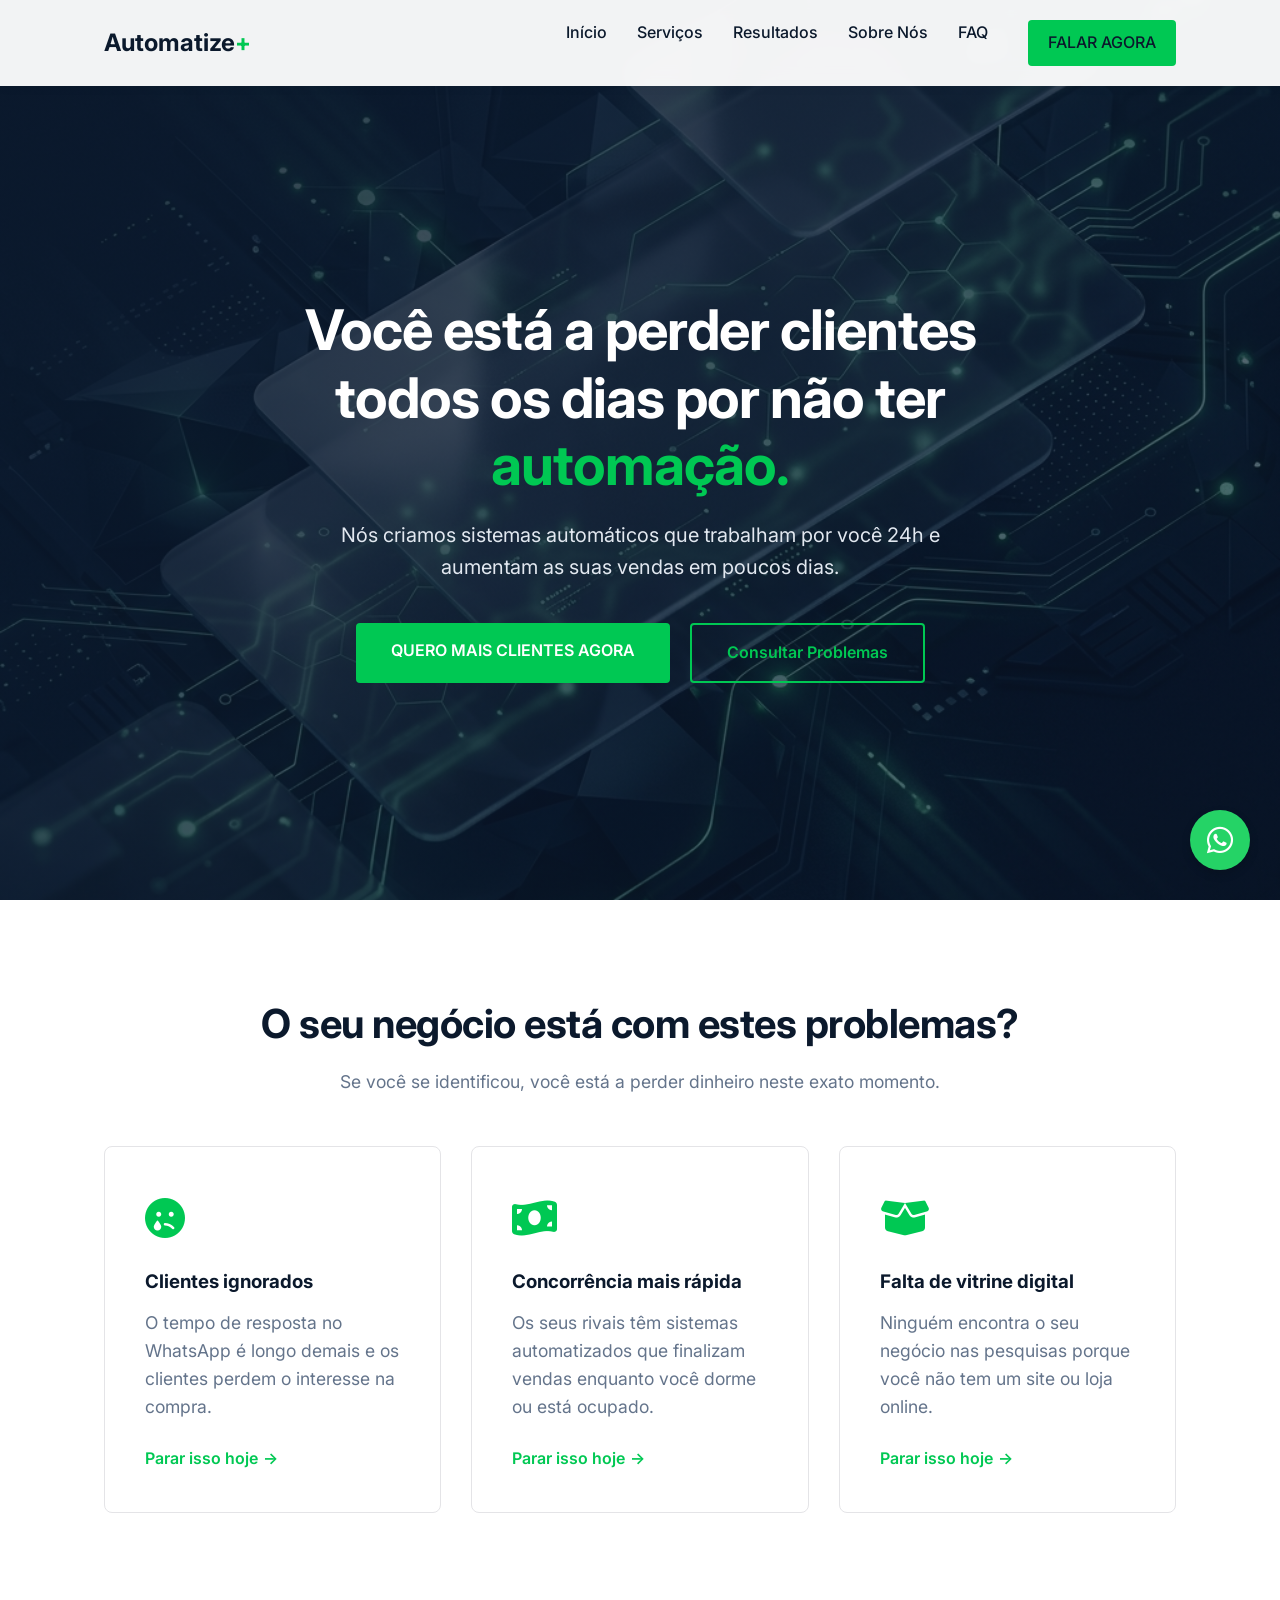
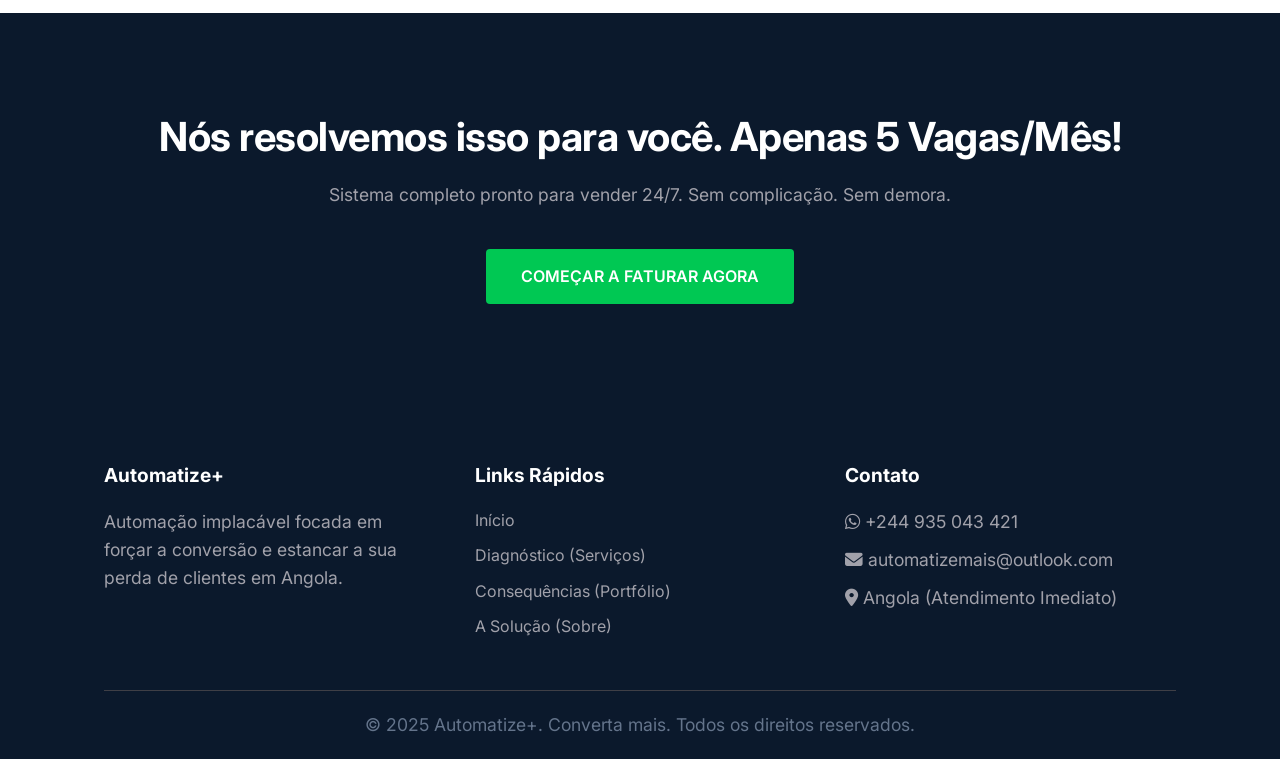
<file: index.html>
<!DOCTYPE html>
<html lang="pt-PT">
<head>
    <meta charset="UTF-8">
    <meta name="viewport" content="width=device-width, initial-scale=1.0">
    <title>Automatize+ | Pare de Perder Clientes</title>
    <meta name="description" content="Sistemas de captação, automação de WhatsApp e funis de vendas para alavancar negócios em Angola.">
    <link rel="stylesheet" href="https://cdnjs.cloudflare.com/ajax/libs/font-awesome/6.4.0/css/all.min.css">
    <link rel="stylesheet" href="assets/css/style.css">
</head>
<body>

<header class="header" id="header">
    <div class="container">
        <div class="logo"><a href="index.html">Automatize<span>+</span></a></div>
        <nav class="nav">
            <div class="mobile-toggle" id="menuToggle"><i class="fas fa-bars"></i></div>
            <ul class="nav-links" id="navLinks">
                <li><a href="index.html">Início</a></li>
                <li><a href="pages/services.html">Serviços</a></li>
                <li><a href="pages/portfolio.html">Resultados</a></li>
                <li><a href="pages/about.html">Sobre Nós</a></li>
                <li><a href="pages/faq.html">FAQ</a></li>
                <li><a href="pages/contact.html" class="btn btn-primary" style="padding:10px 20px; font-size:1rem; margin-left:10px;">FALAR AGORA</a></li>
            </ul>
        </nav>
    </div>
</header>

<section class="hero text-center">
    <div class="container hero-content animate-on-scroll">
        <h1>Você está a perder clientes todos os dias por não ter <span style="color:var(--primary);">automação.</span></h1>
        <p>Nós criamos sistemas automáticos que trabalham por você 24h e aumentam as suas vendas em poucos dias.</p>
        <div class="hero-buttons" style="display:flex;gap:20px;justify-content:center;">
            <a href="pages/contact.html" class="btn btn-primary">QUERO MAIS CLIENTES AGORA</a>
            <a href="pages/services.html" class="btn btn-outline">Consultar Problemas</a>
        </div>
    </div>
</section>

<section class="section animate-on-scroll">
    <div class="container">
        <div class="text-center">
            <h2 style="margin-bottom:20px;">O seu negócio está com estes problemas?</h2>
            <p>Se você se identificou, você está a perder dinheiro neste exato momento.</p>
        </div>
        <div class="services-grid">
            <div class="service-card">
                <div class="service-icon"><i class="fas fa-sad-tear"></i></div>
                <h3>Clientes ignorados</h3>
                <p>O tempo de resposta no WhatsApp é longo demais e os clientes perdem o interesse na compra.</p>
                <a href="pages/contact.html" class="service-link">Parar isso hoje</a>
            </div>
            <div class="service-card">
                <div class="service-icon"><i class="fas fa-money-bill-wave"></i></div>
                <h3>Concorrência mais rápida</h3>
                <p>Os seus rivais têm sistemas automatizados que finalizam vendas enquanto você dorme ou está ocupado.</p>
                <a href="pages/contact.html" class="service-link">Parar isso hoje</a>
            </div>
            <div class="service-card">
                <div class="service-icon"><i class="fas fa-box-open"></i></div>
                <h3>Falta de vitrine digital</h3>
                <p>Ninguém encontra o seu negócio nas pesquisas porque você não tem um site ou loja online.</p>
                <a href="pages/contact.html" class="service-link">Parar isso hoje</a>
            </div>
        </div>
    </div>
</section>

<section class="section text-center" style="background-color:var(--dark);color:var(--white);">
    <div class="container animate-on-scroll">
        <h2 style="margin-bottom:20px;">Nós resolvemos isso para você. Apenas 5 Vagas/Mês!</h2>
        <p style="color:#A1A1AA;margin-bottom:40px;">Sistema completo pronto para vender 24/7. Sem complicação. Sem demora.</p>
        <a href="pages/contact.html" class="btn btn-primary">COMEÇAR A FATURAR AGORA</a>
    </div>
</section>

<footer class="footer">
    <div class="container">
        <div class="footer-top">
            <div class="footer-col">
                <h4>Automatize+</h4>
                <p>Automação implacável focada em forçar a conversão e estancar a sua perda de clientes em Angola.</p>
            </div>
            <div class="footer-col">
                <h4>Links Rápidos</h4>
                <a href="index.html">Início</a>
                <a href="pages/services.html">Diagnóstico (Serviços)</a>
                <a href="pages/portfolio.html">Consequências (Portfólio)</a>
                <a href="pages/about.html">A Solução (Sobre)</a>
            </div>
            <div class="footer-col">
                <h4>Contato</h4>
                <p><i class="fab fa-whatsapp"></i> +244 935 043 421</p>
                <p><i class="fas fa-envelope"></i> automatizemais@outlook.com</p>
                <p><i class="fas fa-map-marker-alt"></i> Angola (Atendimento Imediato)</p>
            </div>
        </div>
        <div class="footer-bottom">
            <p>&copy; 2025 Automatize+. Converta mais. Todos os direitos reservados.</p>
        </div>
    </div>
</footer>

<a href="https://wa.me/244935043421?text=Ol%C3%A1%2C%20n%C3%A3o%20quero%20perder%20mais%20nenhum%20cliente." target="_blank" class="wa-btn" rel="noopener noreferrer">
    <i class="fab fa-whatsapp"></i>
</a>

<script src="assets/js/main.js"></script>
</body>
</html>
</file>
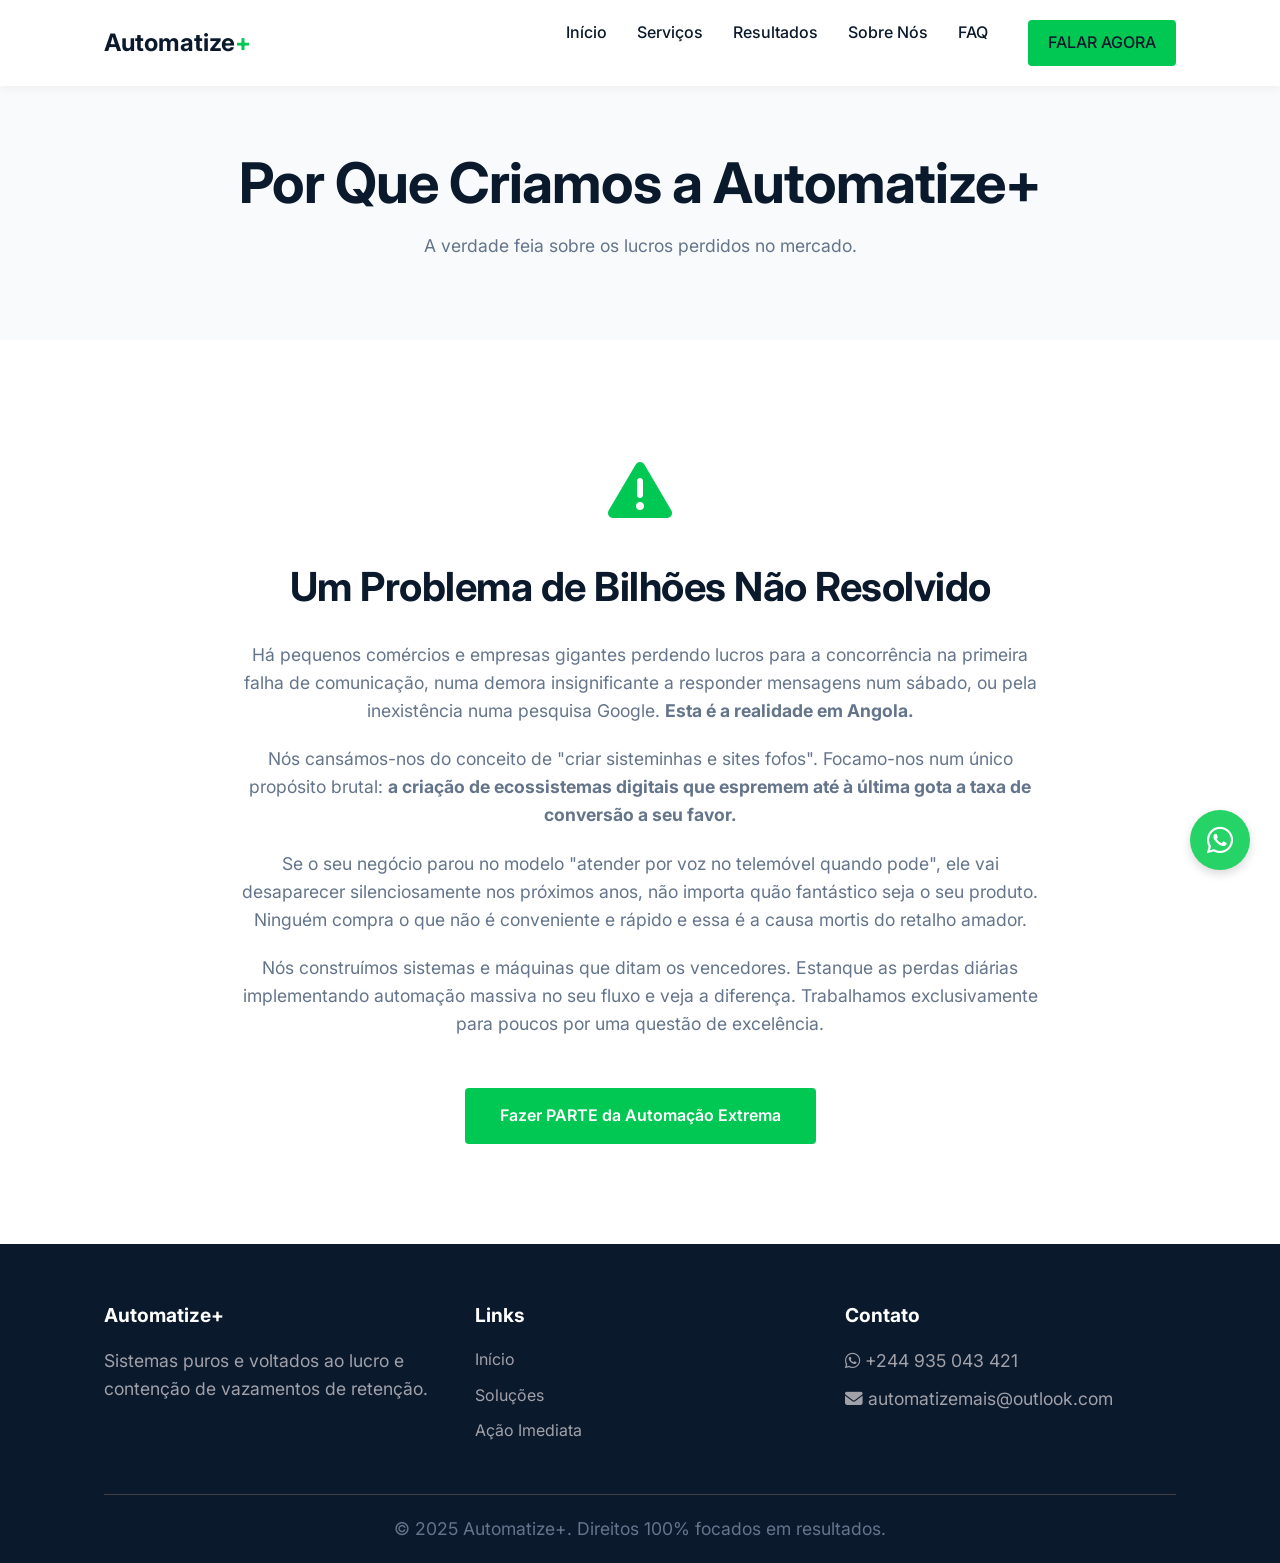
<file: pages/about.html>
<!DOCTYPE html>
<html lang="pt-PT">
<head>
    <meta charset="UTF-8">
    <meta name="viewport" content="width=device-width, initial-scale=1.0">
    <title>A Solução (Sobre) | Automatize+</title>
    <meta name="description" content="Porque as PMEs fecham portas. Saiba porque desenvolvemos a Automatize+.">
    <link rel="stylesheet" href="https://cdnjs.cloudflare.com/ajax/libs/font-awesome/6.4.0/css/all.min.css">
    <link rel="stylesheet" href="../assets/css/style.css">
</head>
<body>

<header class="header" id="header">
    <div class="container">
        <div class="logo"><a href="../index.html">Automatize<span>+</span></a></div>
        <nav class="nav">
            <div class="mobile-toggle" id="menuToggle"><i class="fas fa-bars"></i></div>
            <ul class="nav-links" id="navLinks">
                <li><a href="../index.html">Início</a></li>
                <li><a href="services.html">Serviços</a></li>
                <li><a href="portfolio.html">Resultados</a></li>
                <li><a href="about.html">Sobre Nós</a></li>
                <li><a href="faq.html">FAQ</a></li>
                <li><a href="contact.html" class="btn btn-primary" style="padding:10px 20px; font-size:1rem; margin-left:10px;">FALAR AGORA</a></li>
            </ul>
        </nav>
    </div>
</header>

<section class="page-header">
    <div class="container animate-on-scroll">
        <h1>Por Que Criamos a Automatize+</h1>
        <p>A verdade feia sobre os lucros perdidos no mercado.</p>
    </div>
</section>

<section class="section">
    <div class="container">
        <div class="animate-on-scroll" style="max-width:800px;margin:0 auto;text-align:center;">
            <div style="font-size:4rem;color:var(--primary);margin-bottom:20px;"><i class="fas fa-exclamation-triangle"></i></div>
            <h2 style="margin-bottom:30px;">Um Problema de Bilhões Não Resolvido</h2>
            <p style="margin-bottom:20px;">Há pequenos comércios e empresas gigantes perdendo lucros para a concorrência na primeira falha de comunicação, numa demora insignificante a responder mensagens num sábado, ou pela inexistência numa pesquisa Google. <strong>Esta é a realidade em Angola.</strong></p>
            <p style="margin-bottom:20px;">Nós cansámos-nos do conceito de "criar sisteminhas e sites fofos". Focamo-nos num único propósito brutal: <strong>a criação de ecossistemas digitais que espremem até à última gota a taxa de conversão a seu favor.</strong></p>
            <p style="margin-bottom:20px;">Se o seu negócio parou no modelo "atender por voz no telemóvel quando pode", ele vai desaparecer silenciosamente nos próximos anos, não importa quão fantástico seja o seu produto. Ninguém compra o que não é conveniente e rápido e essa é a causa mortis do retalho amador.</p>
            <p>Nós construímos sistemas e máquinas que ditam os vencedores. Estanque as perdas diárias implementando automação massiva no seu fluxo e veja a diferença. Trabalhamos exclusivamente para poucos por uma questão de excelência.</p>
            <div style="margin-top:50px;">
                <a href="contact.html" class="btn btn-primary">Fazer PARTE da Automação Extrema</a>
            </div>
        </div>
    </div>
</section>

<footer class="footer">
    <div class="container">
        <!-- Exact Same Top Section of Footer keeping structure simple -->
        <div class="footer-top">
            <div class="footer-col"><h4>Automatize+</h4><p>Sistemas puros e voltados ao lucro e contenção de vazamentos de retenção.</p></div>
            <div class="footer-col"><h4>Links</h4><a href="../index.html">Início</a><a href="services.html">Soluções</a><a href="contact.html">Ação Imediata</a></div>
            <div class="footer-col"><h4>Contato</h4><p><i class="fab fa-whatsapp"></i> +244 935 043 421</p><p><i class="fas fa-envelope"></i> automatizemais@outlook.com</p></div>
        </div>
        <div class="footer-bottom"><p>&copy; 2025 Automatize+. Direitos 100% focados em resultados.</p></div>
    </div>
</footer>
<a href="https://wa.me/244935043421" target="_blank" class="wa-btn"><i class="fab fa-whatsapp"></i></a>
<script src="../assets/js/main.js"></script>
</body>
</html>
</file>
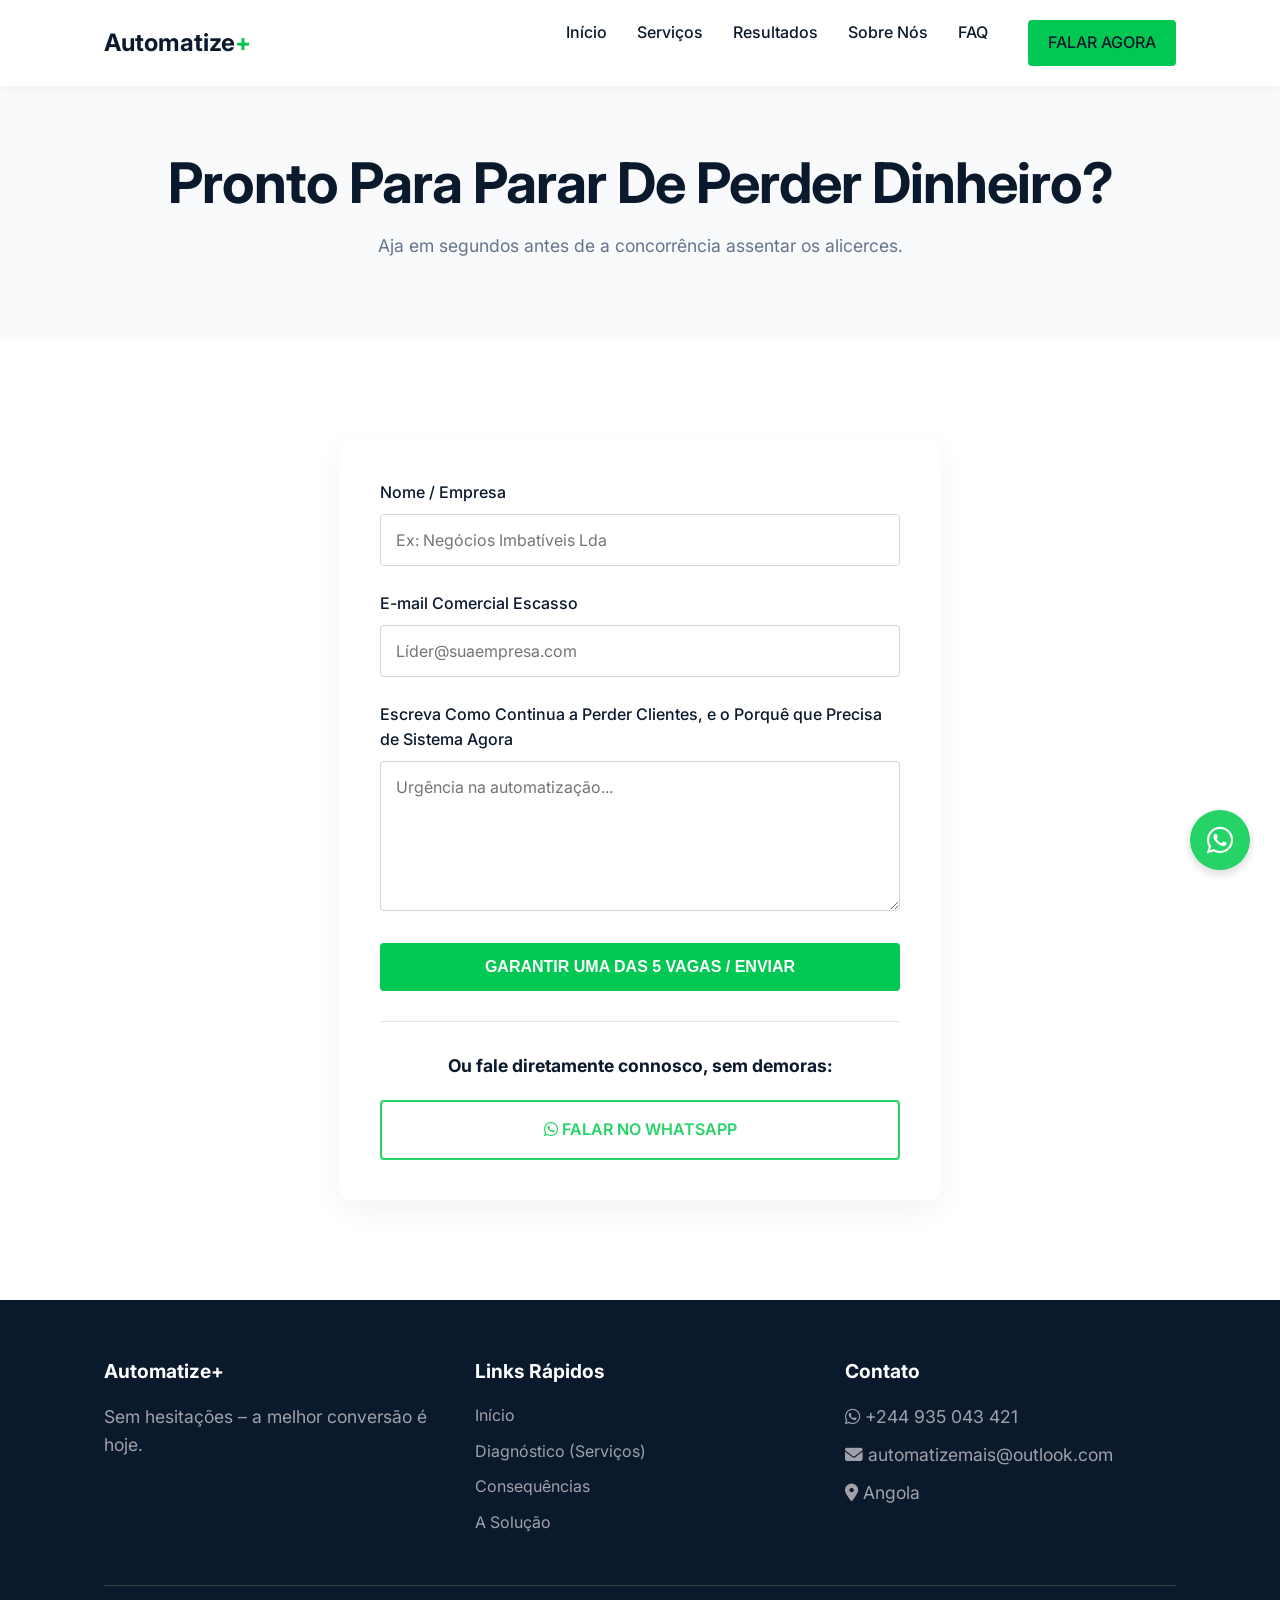
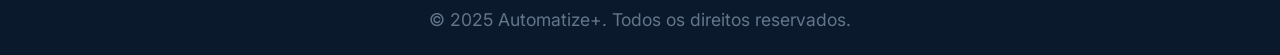
<file: pages/contact.html>
<!DOCTYPE html>
<html lang="pt-PT">
<head>
    <meta charset="UTF-8">
    <meta name="viewport" content="width=device-width, initial-scale=1.0">
    <title>Fale Conosco | Automatize+</title>
    <meta name="description" content="Entre em contato com a Automatize+. Prontos para dar o play na escala do seu negócio digital.">
    <link rel="stylesheet" href="https://cdnjs.cloudflare.com/ajax/libs/font-awesome/6.4.0/css/all.min.css">
    <link rel="stylesheet" href="../assets/css/style.css">
</head>
<body>

<header class="header" id="header">
    <div class="container">
        <div class="logo"><a href="../index.html">Automatize<span>+</span></a></div>
        <nav class="nav">
            <div class="mobile-toggle" id="menuToggle"><i class="fas fa-bars"></i></div>
            <ul class="nav-links" id="navLinks">
                <li><a href="../index.html">Início</a></li>
                <li><a href="services.html">Serviços</a></li>
                <li><a href="portfolio.html">Resultados</a></li>
                <li><a href="about.html">Sobre Nós</a></li>
                <li><a href="faq.html">FAQ</a></li>
                <li><a href="contact.html" class="btn btn-primary" style="padding:10px 20px; font-size:1rem; margin-left:10px;">FALAR AGORA</a></li>
            </ul>
        </nav>
    </div>
</header>

<section class="page-header">
    <div class="container animate-on-scroll">
        <h1>Pronto Para Parar De Perder Dinheiro?</h1>
        <p>Aja em segundos antes de a concorrência assentar os alicerces.</p>
    </div>
</section>

<section class="section">
    <div class="container">
        <div style="max-width:600px;margin:0 auto;background:var(--white);padding:40px;border-radius:8px;box-shadow:0 10px 30px rgba(0,0,0,0.05);" class="animate-on-scroll">
            <div id="alertBox" style="display:none;" class="alert"></div>
            <form id="contactForm">
                <div class="form-group">
                    <label for="name">Nome / Empresa</label>
                    <input type="text" id="name" name="name" required placeholder="Ex: Negócios Imbatíveis Lda">
                </div>
                <div class="form-group">
                    <label for="email">E-mail Comercial Escasso</label>
                    <input type="email" id="email" name="email" required placeholder="Líder@suaempresa.com">
                </div>
                <div class="form-group">
                    <label for="message">Escreva Como Continua a Perder Clientes, e o Porquê que Precisa de Sistema Agora</label>
                    <textarea id="message" name="message" required placeholder="Urgência na automatização..."></textarea>
                </div>
                <button type="submit" class="btn btn-primary" style="width:100%;" id="submitBtn">GARANTIR UMA DAS 5 VAGAS / ENVIAR</button>
            </form>
            
            <div style="margin-top: 30px; border-top: 1px solid #E4E4E7; padding-top: 30px; text-align: center;">
                <p style="margin-bottom: 20px; font-weight: bold; color: var(--dark);">Ou fale diretamente connosco, sem demoras:</p>
                <a href="https://wa.me/244935043421?text=Ol%C3%A1%2C%20n%C3%A3o%20posso%20perder%20mais%20tempo%20nenhum.%20Por%20favor%2C%20vejam%20a%20minha%20necessidade" class="btn btn-outline" style="width: 100%; border-color: #25D366; color: #25D366;">
                    <i class="fab fa-whatsapp"></i> FALAR NO WHATSAPP
                </a>
            </div>
        </div>
    </div>
</section>

<footer class="footer">
    <div class="container">
        <div class="footer-top">
            <div class="footer-col"><h4>Automatize+</h4><p>Sem hesitações – a melhor conversão é hoje.</p></div>
            <div class="footer-col"><h4>Links Rápidos</h4><a href="../index.html">Início</a><a href="services.html">Diagnóstico (Serviços)</a><a href="portfolio.html">Consequências</a><a href="about.html">A Solução</a></div>
            <div class="footer-col"><h4>Contato</h4><p><i class="fab fa-whatsapp"></i> +244 935 043 421</p><p><i class="fas fa-envelope"></i> automatizemais@outlook.com</p><p><i class="fas fa-map-marker-alt"></i> Angola</p></div>
        </div>
        <div class="footer-bottom"><p>&copy; 2025 Automatize+. Todos os direitos reservados.</p></div>
    </div>
</footer>
<a href="https://wa.me/244935043421" target="_blank" class="wa-btn"><i class="fab fa-whatsapp"></i></a>

<script src="../assets/js/main.js"></script>
<script>
document.getElementById('contactForm').addEventListener('submit', async function(e) {
    e.preventDefault();
    const btn = document.getElementById('submitBtn');
    const alertBox = document.getElementById('alertBox');
    btn.textContent = 'Trancando Vaga...';
    btn.disabled = true;

    // Simulate sending
    setTimeout(() => {
        alertBox.className = 'alert alert-success';
        alertBox.innerHTML = '<i class="fas fa-check-circle" style="margin-right:10px;"></i>Pedido recepcionado. Será contactado com rapidez letal. Ou para acelerar fale pelo WhtsApp.';
        alertBox.style.display = 'block';
        this.reset();
        btn.textContent = 'GARANTIR UMA DAS 5 VAGAS / ENVIAR';
        btn.disabled = false;
    }, 1500);
});
</script>
</body>
</html>
</file>
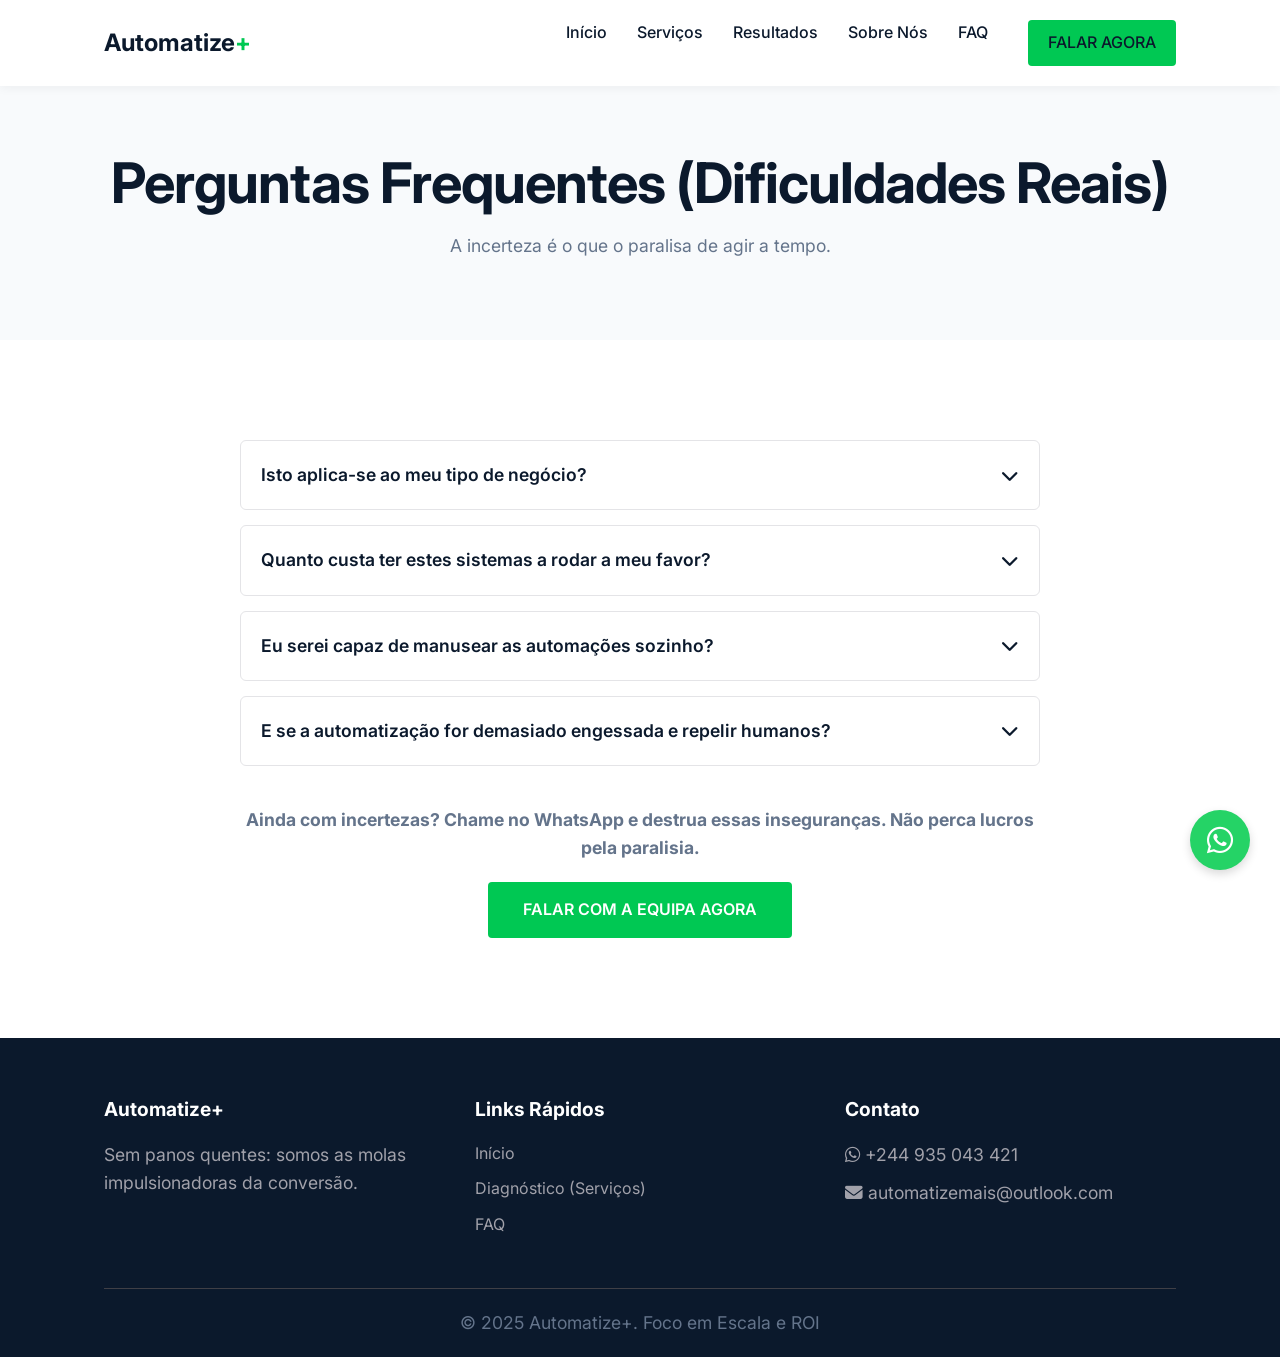
<file: pages/faq.html>
<!DOCTYPE html>
<html lang="pt-PT">
<head>
    <meta charset="UTF-8">
    <meta name="viewport" content="width=device-width, initial-scale=1.0">
    <title>O que Perde (FAQ) | Automatize+</title>
    <meta name="description" content="Tire dúvidas agora antes que isso lhe custe outra venda.">
    <link rel="stylesheet" href="https://cdnjs.cloudflare.com/ajax/libs/font-awesome/6.4.0/css/all.min.css">
    <link rel="stylesheet" href="../assets/css/style.css">
    <style>
        .faq-item {
            background:#ffffff;
            border:1px solid #E4E4E7;
            margin-bottom:15px;
            border-radius:6px;
            overflow:hidden;
        }
        .faq-question {
            padding:20px;
            font-weight:600;
            font-size:1.1rem;
            cursor:pointer;
            display:flex;
            justify-content:space-between;
            align-items:center;
            color:var(--dark);
        }
        .faq-question:hover { color:var(--primary); background:#FAFAFA; }
        .faq-answer {
            padding:0 20px 20px;
            display:none;
            color:var(--gray-text);
        }
        .faq-item.active .faq-answer { display:block; border-top:1px solid #E4E4E7; padding-top:20px;}
        .faq-item.active .faq-question { color:var(--primary); background:#FAFAFA; }
    </style>
</head>
<body>

<header class="header" id="header">
    <div class="container">
        <div class="logo"><a href="../index.html">Automatize<span>+</span></a></div>
        <nav class="nav">
            <div class="mobile-toggle" id="menuToggle"><i class="fas fa-bars"></i></div>
            <ul class="nav-links" id="navLinks">
                <li><a href="../index.html">Início</a></li>
                <li><a href="services.html">Serviços</a></li>
                <li><a href="portfolio.html">Resultados</a></li>
                <li><a href="about.html">Sobre Nós</a></li>
                <li><a href="faq.html">FAQ</a></li>
                <li><a href="contact.html" class="btn btn-primary" style="padding:10px 20px; font-size:1rem; margin-left:10px;">FALAR AGORA</a></li>
            </ul>
        </nav>
    </div>
</header>

<section class="page-header">
    <div class="container animate-on-scroll">
        <h1>Perguntas Frequentes (Dificuldades Reais)</h1>
        <p>A incerteza é o que o paralisa de agir a tempo.</p>
    </div>
</section>

<section class="section">
    <div class="container">
        <div style="max-width:800px;margin:0 auto;" class="animate-on-scroll">
            <div class="faq-item">
                <div class="faq-question">Isto aplica-se ao meu tipo de negócio? <i class="fas fa-chevron-down"></i></div>
                <div class="faq-answer"><p>Se precisa de captar clientes sem falhas, sim. Especialmente porque os seus concorrentes mais estruturados não brincam com a aquisição. Negócios focados que implementam o funil automatizado escalam em semanas.</p></div>
            </div>
            
            <div class="faq-item">
                <div class="faq-question">Quanto custa ter estes sistemas a rodar a meu favor? <i class="fas fa-chevron-down"></i></div>
                <div class="faq-answer"><p>Catar centavos enquanto deixa a empresa queimar recursos de vendas operando à mão sairá drasticamente mais caro em escassos meses. Contacte para garantir uma das **5 vagas limitadas mensais.**</p></div>
            </div>
            
            <div class="faq-item">
                <div class="faq-question">Eu serei capaz de manusear as automações sozinho? <i class="fas fa-chevron-down"></i></div>
                <div class="faq-answer"><p>Nós gerimos as turbinas da infraestrutura, enquanto você colhe os ganhos gerados passivamente. Toda a curva técnica cai sobre o nosso colo exclusivo de especialistas, não o seu.</p></div>
            </div>
            
            <div class="faq-item">
                <div class="faq-question">E se a automatização for demasiado engessada e repelir humanos? <i class="fas fa-chevron-down"></i></div>
                <div class="faq-answer"><p>A ausência completa de contacto imediato repele mais um humano em desespero comparativamente à fluência acolhedora que construímos via scripts inteligentes que respondem no instante em que ele se decide manifestar.</p></div>
            </div>

            <div class="text-center" style="margin-top: 40px;">
                <p style="font-weight: bold; margin-bottom: 20px;">Ainda com incertezas? Chame no WhatsApp e destrua essas inseguranças. Não perca lucros pela paralisia.</p>
                <a href="https://wa.me/244935043421" target="_blank" class="btn btn-primary">FALAR COM A EQUIPA AGORA</a>
            </div>
        </div>
    </div>
</section>

<footer class="footer">
    <div class="container">
        <div class="footer-top">
            <div class="footer-col"><h4>Automatize+</h4><p>Sem panos quentes: somos as molas impulsionadoras da conversão.</p></div>
            <div class="footer-col"><h4>Links Rápidos</h4><a href="../index.html">Início</a><a href="services.html">Diagnóstico (Serviços)</a><a href="faq.html">FAQ</a></div>
            <div class="footer-col"><h4>Contato</h4><p><i class="fab fa-whatsapp"></i> +244 935 043 421</p><p><i class="fas fa-envelope"></i> automatizemais@outlook.com</p></div>
        </div>
        <div class="footer-bottom"><p>&copy; 2025 Automatize+. Foco em Escala e ROI</p></div>
    </div>
</footer>
<a href="https://wa.me/244935043421" target="_blank" class="wa-btn"><i class="fab fa-whatsapp"></i></a>

<script src="../assets/js/main.js"></script>
<script>
    document.querySelectorAll('.faq-question').forEach(q => {
        q.addEventListener('click', () => {
            const item = q.parentElement;
            const wasActive = item.classList.contains('active');
            document.querySelectorAll('.faq-item').forEach(i => {
                i.classList.remove('active');
                i.querySelector('i').className = 'fas fa-chevron-down';
            });
            if (!wasActive) {
                item.classList.add('active');
                q.querySelector('i').className = 'fas fa-chevron-up';
            }
        });
    });
</script>
</body>
</html>
</file>
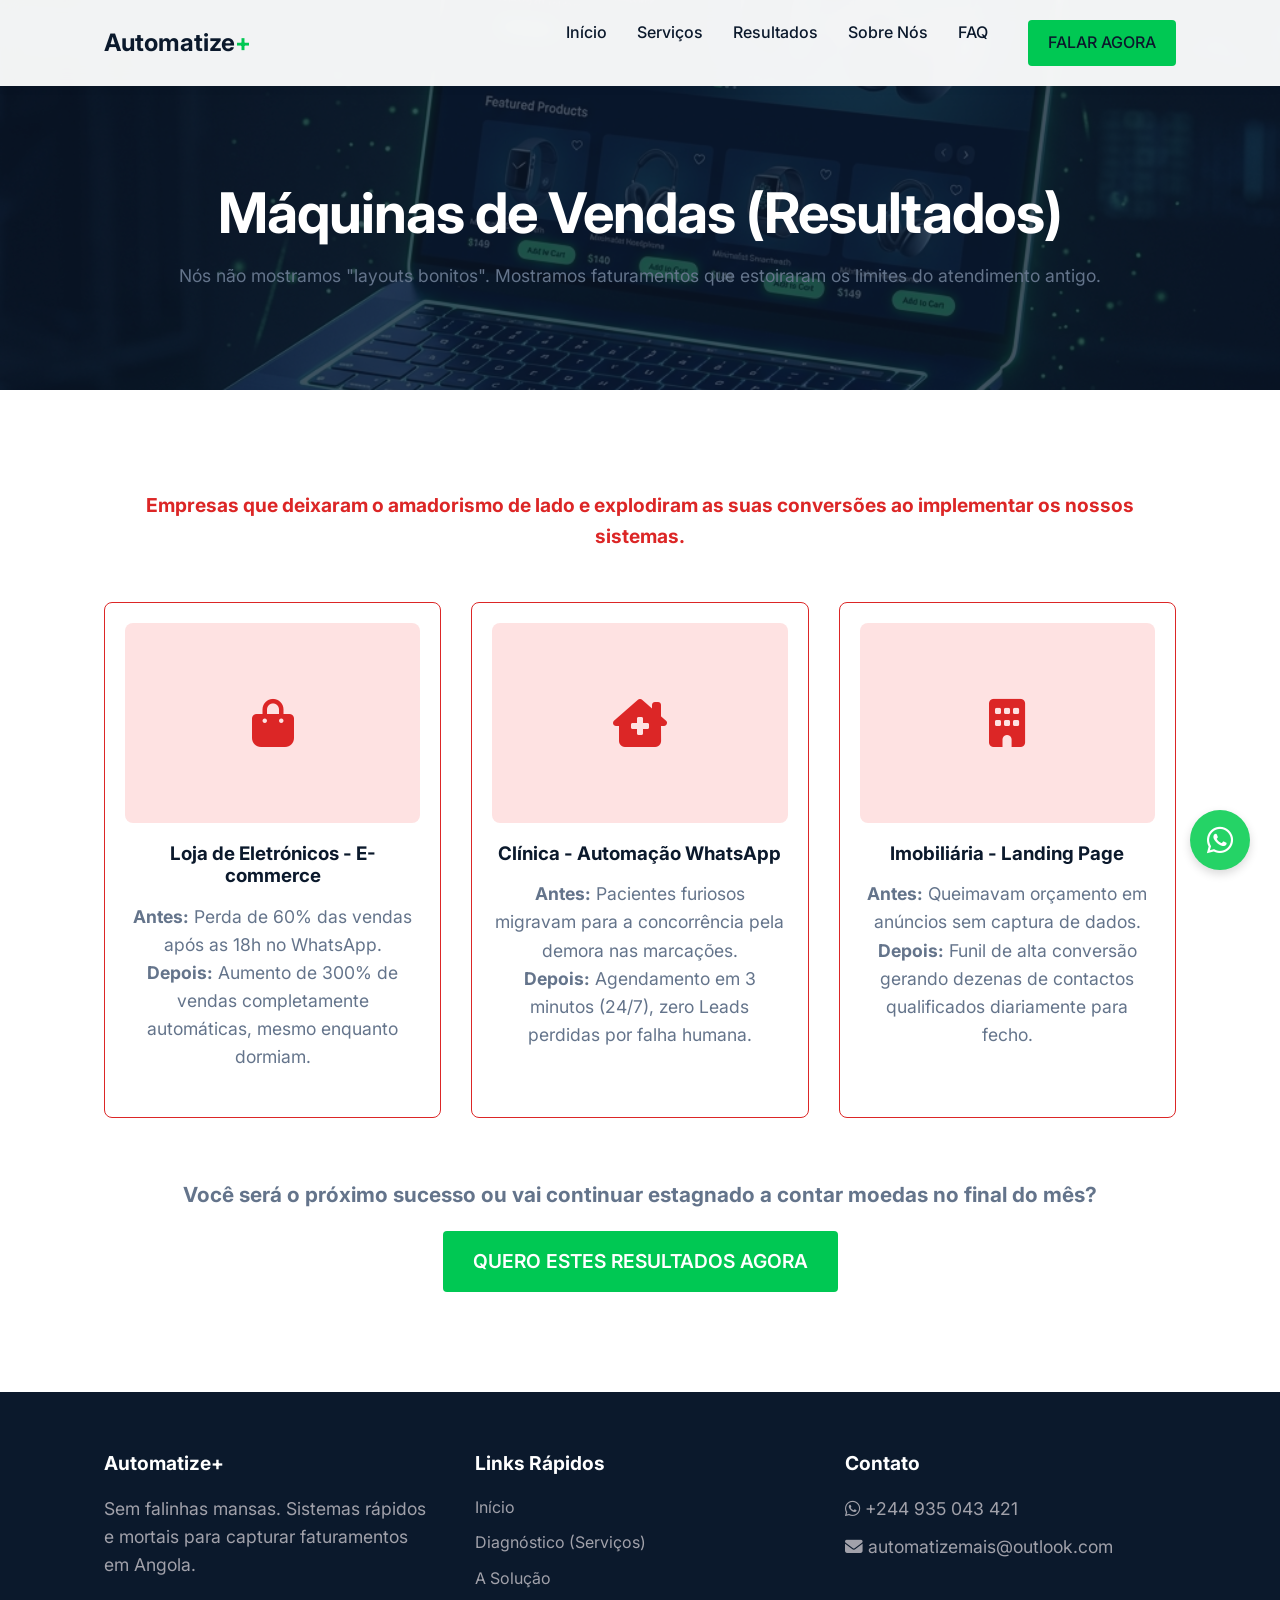
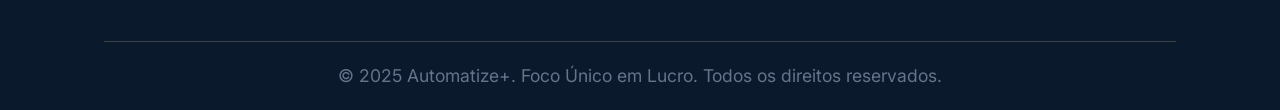
<file: pages/portfolio.html>
<!DOCTYPE html>
<html lang="pt-PT">
<head>
    <meta charset="UTF-8">
    <meta name="viewport" content="width=device-width, initial-scale=1.0">
    <title>Consequências (Portfólio) | Automatize+</title>
    <meta name="description" content="Resultados reais. Faturamentos automáticos que mudaram a história de dezenas de empresas angolanas.">
    <link rel="stylesheet" href="https://cdnjs.cloudflare.com/ajax/libs/font-awesome/6.4.0/css/all.min.css">
    <link rel="stylesheet" href="../assets/css/style.css">
</head>
<body>

<header class="header" id="header">
    <div class="container">
        <div class="logo"><a href="../index.html">Automatize<span>+</span></a></div>
        <nav class="nav">
            <div class="mobile-toggle" id="menuToggle"><i class="fas fa-bars"></i></div>
            <ul class="nav-links" id="navLinks">
                <li><a href="../index.html">Início</a></li>
                <li><a href="services.html">Serviços</a></li>
                <li><a href="portfolio.html">Resultados</a></li>
                <li><a href="about.html">Sobre Nós</a></li>
                <li><a href="faq.html">FAQ</a></li>
                <li><a href="contact.html" class="btn btn-primary" style="padding:10px 20px; font-size:1rem; margin-left:10px;">FALAR AGORA</a></li>
            </ul>
        </nav>
    </div>
</header>

<section class="page-header portfolio-banner">
    <div class="container animate-on-scroll">
        <h1>Máquinas de Vendas (Resultados)</h1>
        <p>Nós não mostramos "layouts bonitos". Mostramos faturamentos que estoiraram os limites do atendimento antigo.</p>
    </div>
</section>

<section class="section">
    <div class="container">
        
        <div class="text-center" style="margin-bottom: 50px;">
            <p style="font-size: 1.2rem; color: #DC2626; font-weight: bold;">Empresas que deixaram o amadorismo de lado e explodiram as suas conversões ao implementar os nossos sistemas.</p>
        </div>

        <div class="services-grid">
            <div class="service-card animate-on-scroll" style="text-align:center;padding:20px; border: 1px solid #DC2626;">
                <div style="height:200px;background-color:#FEE2E2;border-radius:8px;margin-bottom:20px;display:flex;align-items:center;justify-content:center;">
                    <i class="fas fa-shopping-bag" style="font-size:3rem;color:#DC2626;"></i>
                </div>
                <h3>Loja de Eletrónicos - E-commerce</h3>
                <p><strong>Antes:</strong> Perda de 60% das vendas após as 18h no WhatsApp.<br><strong>Depois:</strong> Aumento de 300% de vendas completamente automáticas, mesmo enquanto dormiam.</p>
            </div>
            
            <div class="service-card animate-on-scroll" style="text-align:center;padding:20px; border: 1px solid #DC2626;">
                <div style="height:200px;background-color:#FEE2E2;border-radius:8px;margin-bottom:20px;display:flex;align-items:center;justify-content:center;">
                    <i class="fas fa-clinic-medical" style="font-size:3rem;color:#DC2626;"></i>
                </div>
                <h3>Clínica - Automação WhatsApp</h3>
                <p><strong>Antes:</strong> Pacientes furiosos migravam para a concorrência pela demora nas marcações.<br><strong>Depois:</strong> Agendamento em 3 minutos (24/7), zero Leads perdidas por falha humana.</p>
            </div>
            
            <div class="service-card animate-on-scroll" style="text-align:center;padding:20px; border: 1px solid #DC2626;">
                <div style="height:200px;background-color:#FEE2E2;border-radius:8px;margin-bottom:20px;display:flex;align-items:center;justify-content:center;">
                    <i class="fas fa-building" style="font-size:3rem;color:#DC2626;"></i>
                </div>
                <h3>Imobiliária - Landing Page</h3>
                <p><strong>Antes:</strong> Queimavam orçamento em anúncios sem captura de dados.<br><strong>Depois:</strong> Funil de alta conversão gerando dezenas de contactos qualificados diariamente para fecho.</p>
            </div>
        </div>
        
        <div class="text-center" style="margin-top: 60px;">
            <p style="font-size: 1.3rem; font-weight: bold; margin-bottom: 20px;">Você será o próximo sucesso ou vai continuar estagnado a contar moedas no final do mês?</p>
            <a href="https://wa.me/244935043421?text=Quero%20faturar%20como%20eles" target="_blank" class="btn btn-primary" style="padding: 15px 30px; font-size: 1.2rem;">QUERO ESTES RESULTADOS AGORA</a>
        </div>

    </div>
</section>

<footer class="footer">
    <div class="container">
        <div class="footer-top">
            <div class="footer-col"><h4>Automatize+</h4><p>Sem falinhas mansas. Sistemas rápidos e mortais para capturar faturamentos em Angola.</p></div>
            <div class="footer-col"><h4>Links Rápidos</h4><a href="../index.html">Início</a><a href="services.html">Diagnóstico (Serviços)</a><a href="about.html">A Solução</a></div>
            <div class="footer-col"><h4>Contato</h4><p><i class="fab fa-whatsapp"></i> +244 935 043 421</p><p><i class="fas fa-envelope"></i> automatizemais@outlook.com</p></div>
        </div>
        <div class="footer-bottom"><p>&copy; 2025 Automatize+. Foco Único em Lucro. Todos os direitos reservados.</p></div>
    </div>
</footer>
<a href="https://wa.me/244935043421" target="_blank" class="wa-btn"><i class="fab fa-whatsapp"></i></a>
<script src="../assets/js/main.js"></script>
</body>
</html>
</file>
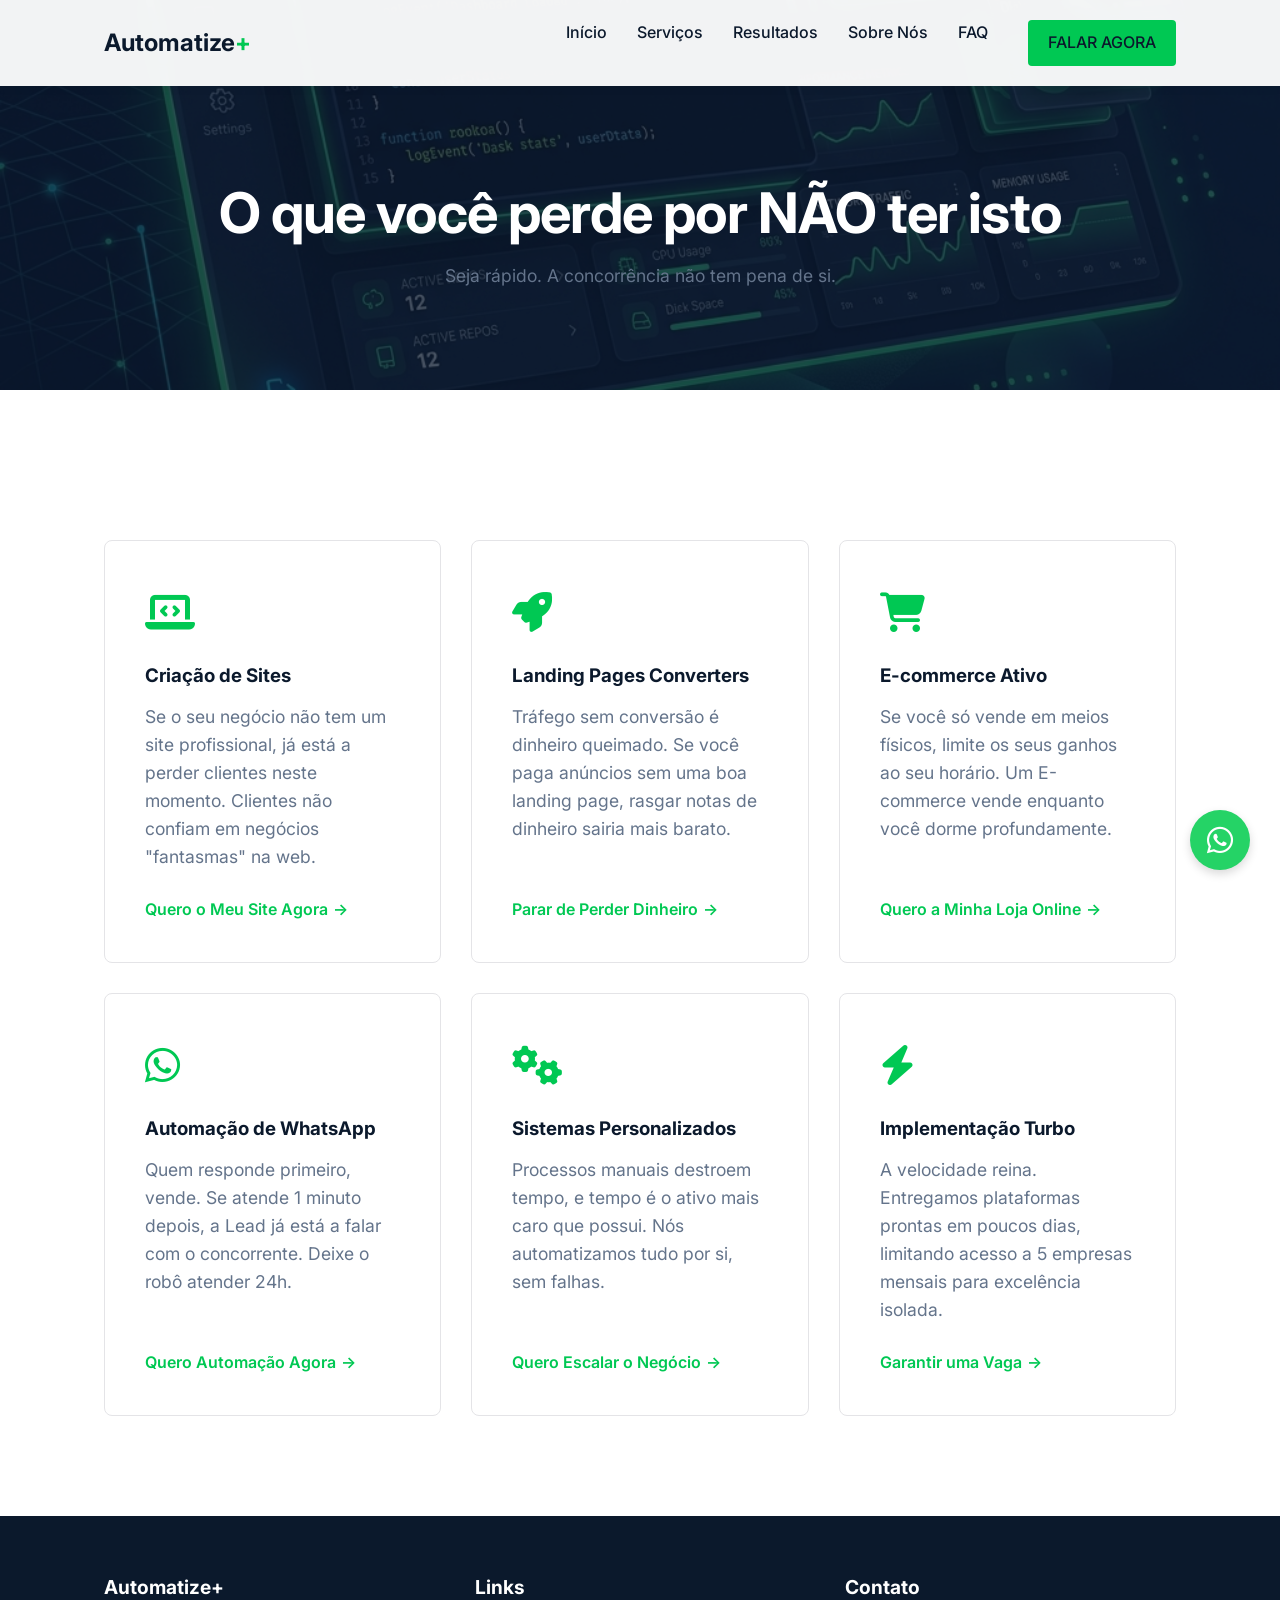
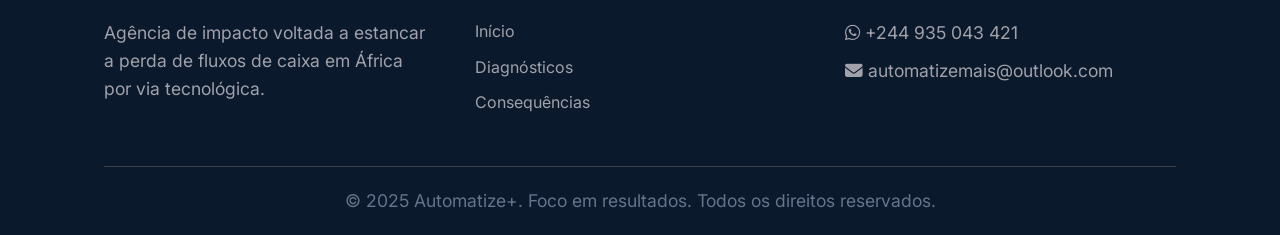
<file: pages/services.html>
<!DOCTYPE html>
<html lang="pt-PT">
<head>
    <meta charset="UTF-8">
    <meta name="viewport" content="width=device-width, initial-scale=1.0">
    <title>Sistemas (Nossos Serviços) | Automatize+</title>
    <meta name="description" content="Se o seu negócio não possui isto, já ficou para trás.">
    <link rel="stylesheet" href="https://cdnjs.cloudflare.com/ajax/libs/font-awesome/6.4.0/css/all.min.css">
    <link rel="stylesheet" href="../assets/css/style.css">
</head>
<body>

<header class="header" id="header">
    <div class="container">
        <div class="logo"><a href="../index.html">Automatize<span>+</span></a></div>
        <nav class="nav">
            <div class="mobile-toggle" id="menuToggle"><i class="fas fa-bars"></i></div>
            <ul class="nav-links" id="navLinks">
                <li><a href="../index.html">Início</a></li>
                <li><a href="services.html">Serviços</a></li>
                <li><a href="portfolio.html">Resultados</a></li>
                <li><a href="about.html">Sobre Nós</a></li>
                <li><a href="faq.html">FAQ</a></li>
                <li><a href="contact.html" class="btn btn-primary" style="padding:10px 20px; font-size:1rem; margin-left:10px;">FALAR AGORA</a></li>
            </ul>
        </nav>
    </div>
</header>

<section class="page-header services-banner">
    <div class="container animate-on-scroll">
        <h1>O que você perde por NÃO ter isto</h1>
        <p>Seja rápido. A concorrência não tem pena de si.</p>
    </div>
</section>

<section class="section">
    <div class="container">
        <div class="services-grid">
            <div class="service-card animate-on-scroll">
                <div class="service-icon"><i class="fas fa-laptop-code"></i></div>
                <h3>Criação de Sites</h3>
                <p>Se o seu negócio não tem um site profissional, já está a perder clientes neste momento. Clientes não confiam em negócios "fantasmas" na web.</p>
                <a href="contact.html" class="service-link">Quero o Meu Site Agora</a>
            </div>
            <div class="service-card animate-on-scroll">
                <div class="service-icon"><i class="fas fa-rocket"></i></div>
                <h3>Landing Pages Converters</h3>
                <p>Tráfego sem conversão é dinheiro queimado. Se você paga anúncios sem uma boa landing page, rasgar notas de dinheiro sairia mais barato.</p>
                <a href="contact.html" class="service-link">Parar de Perder Dinheiro</a>
            </div>
            <div class="service-card animate-on-scroll">
                <div class="service-icon"><i class="fas fa-shopping-cart"></i></div>
                <h3>E-commerce Ativo</h3>
                <p>Se você só vende em meios físicos, limite os seus ganhos ao seu horário. Um E-commerce vende enquanto você dorme profundamente.</p>
                <a href="contact.html" class="service-link">Quero a Minha Loja Online</a>
            </div>
            <div class="service-card animate-on-scroll">
                <div class="service-icon"><i class="fab fa-whatsapp"></i></div>
                <h3>Automação de WhatsApp</h3>
                <p>Quem responde primeiro, vende. Se atende 1 minuto depois, a Lead já está a falar com o concorrente. Deixe o robô atender 24h.</p>
                <a href="contact.html" class="service-link">Quero Automação Agora</a>
            </div>
            <div class="service-card animate-on-scroll">
                <div class="service-icon"><i class="fas fa-cogs"></i></div>
                <h3>Sistemas Personalizados</h3>
                <p>Processos manuais destroem tempo, e tempo é o ativo mais caro que possui. Nós automatizamos tudo por si, sem falhas.</p>
                <a href="contact.html" class="service-link">Quero Escalar o Negócio</a>
            </div>
            <div class="service-card animate-on-scroll">
                <div class="service-icon"><i class="fas fa-bolt"></i></div>
                <h3>Implementação Turbo</h3>
                <p>A velocidade reina. Entregamos plataformas prontas em poucos dias, limitando acesso a 5 empresas mensais para excelência isolada.</p>
                <a href="contact.html" class="service-link">Garantir uma Vaga</a>
            </div>
        </div>
    </div>
</section>

<footer class="footer">
    <div class="container">
        <div class="footer-top">
            <div class="footer-col"><h4>Automatize+</h4><p>Agência de impacto voltada a estancar a perda de fluxos de caixa em África por via tecnológica.</p></div>
            <div class="footer-col"><h4>Links</h4><a href="../index.html">Início</a><a href="services.html">Diagnósticos</a><a href="portfolio.html">Consequências</a></div>
            <div class="footer-col"><h4>Contato</h4><p><i class="fab fa-whatsapp"></i> +244 935 043 421</p><p><i class="fas fa-envelope"></i> automatizemais@outlook.com</p></div>
        </div>
        <div class="footer-bottom"><p>&copy; 2025 Automatize+. Foco em resultados. Todos os direitos reservados.</p></div>
    </div>
</footer>
<a href="https://wa.me/244935043421?text=Ol%C3%A1,%20gostei%20dos%20serviços." target="_blank" class="wa-btn"><i class="fab fa-whatsapp"></i></a>
<script src="../assets/js/main.js"></script>
</body>
</html>
</file>
<file: assets/css/style.css>
/* assets/css/style.css */
@import url('https://fonts.googleapis.com/css2?family=Inter:wght@300;400;500;600;700&display=swap');

:root {
    --primary: #00C853;       /* Verde */
    --primary-hover: #00A042;
    --dark: #0B192C;          /* Azul Escuro Profundo */
    --white: #FFFFFF;         /* Branco */
    --gray-light: #F8FAFC;    /* Cinza Claro levemente azulado */
    --gray-text: #64748B;     /* Slate Text */
    --transition: all 0.3s ease;
}

* {
    margin: 0;
    padding: 0;
    box-sizing: border-box;
}

body {
    font-family: 'Inter', sans-serif;
    background-color: var(--white);
    color: var(--dark);
    line-height: 1.6;
    overflow-x: hidden;
}

a {
    text-decoration: none;
    color: inherit;
    transition: var(--transition);
}

ul {
    list-style: none;
}

/* Typography */
h1, h2, h3, h4, h5, h6 {
    font-weight: 700;
    line-height: 1.2;
}

h1 { font-size: 3.5rem; letter-spacing: -1px; }
h2 { font-size: 2.5rem; letter-spacing: -0.5px; }

p {
    color: var(--gray-text);
    font-size: 1.1rem;
}

/* Layout Utilities */
.container {
    width: 100%;
    max-width: 1200px;
    margin: 0 auto;
    padding: 0 5%;
}

.section {
    padding: 100px 0;
}

.text-center { text-align: center; }

/* Buttons */
.btn {
    display: inline-block;
    padding: 15px 35px;
    border-radius: 4px;
    font-weight: 600;
    cursor: pointer;
    transition: var(--transition);
    border: none;
    font-size: 1rem;
}

.btn-primary {
    background-color: var(--primary);
    color: var(--white);
}

.btn-primary:hover {
    background-color: var(--primary-hover);
    transform: translateY(-2px);
    box-shadow: 0 10px 20px rgba(0, 200, 83, 0.2);
}

.btn-dark {
    background-color: var(--dark);
    color: var(--white);
}

.btn-dark:hover {
    background-color: #000;
    transform: translateY(-2px);
}

.btn-outline {
    background-color: transparent;
    border: 2px solid var(--primary);
    color: var(--primary);
}

.btn-outline:hover {
    background-color: var(--primary);
    color: var(--white);
}

/* Header */
.header {
    background-color: rgba(255, 255, 255, 0.95);
    backdrop-filter: blur(10px);
    position: fixed;
    top: 0;
    left: 0;
    width: 100%;
    z-index: 1000;
    box-shadow: 0 2px 10px rgba(0,0,0,0.05);
    padding: 20px 0;
    transition: var(--transition);
}

.header.scrolled {
    padding: 15px 0;
}

.header .container {
    display: flex;
    justify-content: space-between;
    align-items: center;
}

.logo {
    font-size: 1.5rem;
    font-weight: 700;
    color: var(--dark);
    display: flex;
    align-items: center;
}

.logo span {
    color: var(--primary);
}

.nav-links {
    display: flex;
    gap: 30px;
}

.nav-links a {
    font-weight: 500;
    color: var(--dark);
}

.nav-links a:hover {
    color: var(--primary);
}

.mobile-toggle {
    display: none;
    cursor: pointer;
    font-size: 1.5rem;
}

/* Hero Section */
.hero {
    min-height: 100vh;
    display: flex;
    align-items: center;
    background: url('/assets/images/hero_bg.png') center/cover no-repeat;
    background-attachment: fixed;
    position: relative;
    padding-top: 80px;
    color: var(--white);
}

.hero::before {
    content: '';
    position: absolute;
    top: 0; left: 0; width: 100%; height: 100%;
    background: linear-gradient(135deg, rgba(11,25,44,0.85) 0%, rgba(11,25,44,0.6) 100%);
    z-index: 1;
}

.hero-content {
    max-width: 800px;
    position: relative;
    z-index: 2;
}

.hero h1 {
    margin-bottom: 20px;
}

.hero p {
    font-size: 1.25rem;
    margin-bottom: 40px;
    color: #E2E8F0;
}

.hero-buttons {
    display: flex;
    gap: 20px;
}

/* Services Preview */
.services-grid {
    display: grid;
    grid-template-columns: repeat(auto-fit, minmax(300px, 1fr));
    gap: 30px;
    margin-top: 50px;
}

.service-card {
    background-color: var(--white);
    padding: 40px;
    border-radius: 8px;
    border: 1px solid #E4E4E7;
    transition: var(--transition);
    height: 100%;
    display: flex;
    flex-direction: column;
}

.service-card:hover {
    transform: translateY(-10px);
    box-shadow: 0 15px 30px rgba(0,0,0,0.05);
    border-color: var(--primary);
}

.service-icon {
    font-size: 2.5rem;
    color: var(--primary);
    margin-bottom: 20px;
}

.service-card h3 {
    margin-bottom: 15px;
}

.service-card p {
    flex-grow: 1;
    margin-bottom: 25px;
}

.service-link {
    color: var(--primary);
    font-weight: 600;
    display: inline-flex;
    align-items: center;
    margin-top: auto;
}

.service-link::after {
    content: '→';
    margin-left: 5px;
    transition: var(--transition);
}

.service-link:hover::after {
    transform: translateX(5px);
}

/* Floating WhatsApp */
.wa-btn {
    position: fixed;
    bottom: 30px;
    right: 30px;
    background-color: #25D366;
    color: white;
    width: 60px;
    height: 60px;
    border-radius: 50%;
    display: flex;
    justify-content: center;
    align-items: center;
    font-size: 30px;
    box-shadow: 0 4px 10px rgba(0,0,0,0.15);
    z-index: 1000;
    transition: var(--transition);
}

.wa-btn:hover {
    transform: scale(1.1);
    box-shadow: 0 6px 15px rgba(37, 211, 102, 0.4);
    color: white;
}

/* Footer */
.footer {
    background-color: var(--dark);
    color: var(--white);
    padding: 60px 0 20px;
}

.footer-top {
    display: grid;
    grid-template-columns: repeat(auto-fit, minmax(250px, 1fr));
    gap: 40px;
    margin-bottom: 40px;
}

.footer-col h4 {
    margin-bottom: 20px;
    font-size: 1.2rem;
}

.footer-col p, .footer-col a {
    color: #A1A1AA;
    margin-bottom: 10px;
    display: block;
}

.footer-col a:hover {
    color: var(--primary);
}

.footer-bottom {
    text-align: center;
    padding-top: 20px;
    border-top: 1px solid #3F3F46;
    color: #A1A1AA;
}

/* Forms */
.form-group {
    margin-bottom: 25px;
}

.form-group label {
    display: block;
    margin-bottom: 8px;
    font-weight: 500;
}

.form-group input, .form-group textarea {
    width: 100%;
    padding: 15px;
    border: 1px solid #D4D4D8;
    border-radius: 4px;
    font-family: inherit;
    font-size: 1rem;
    transition: var(--transition);
}

.form-group input:focus, .form-group textarea:focus {
    outline: none;
    border-color: var(--primary);
    box-shadow: 0 0 0 3px rgba(0, 200, 83, 0.1);
}

.form-group textarea {
    min-height: 150px;
    resize: vertical;
}

.alert {
    padding: 15px;
    border-radius: 4px;
    margin-bottom: 20px;
    font-weight: 500;
}

.alert-success {
    background-color: #DEF7EC;
    color: #03543F;
    border: 1px solid #31C48D;
}

.alert-error {
    background-color: #FDE8E8;
    color: #9B1C1C;
    border: 1px solid #F8B4B4;
}

/* Animations */
.fade-in-up {
    opacity: 0;
    transform: translateY(30px);
    transition: opacity 0.8s ease, transform 0.8s ease;
}

.fade-in-up.visible {
    opacity: 1;
    transform: translateY(0);
}

/* Page Header */
.page-header {
    background-color: var(--gray-light);
    padding: 150px 0 80px;
    text-align: center;
}

.page-header.services-banner {
    background: url('/assets/images/services_cover.png') center/cover no-repeat;
    position: relative;
    color: var(--white);
    padding: 180px 0 100px;
}
.page-header.services-banner::before {
    content: '';
    position: absolute;
    top: 0; left: 0; width: 100%; height: 100%;
    background: rgba(11,25,44,0.75);
    z-index: 1;
}

.page-header.portfolio-banner {
    background: url('/assets/images/portfolio_cover.png') center/cover no-repeat;
    position: relative;
    color: var(--white);
    padding: 180px 0 100px;
}
.page-header.portfolio-banner::before {
    content: '';
    position: absolute;
    top: 0; left: 0; width: 100%; height: 100%;
    background: rgba(11,25,44,0.75);
    z-index: 1;
}

.page-header .container {
    position: relative;
    z-index: 2;
}

.page-header h1 {
    margin-bottom: 15px;
}

/* Responsive */
@media (max-width: 768px) {
    h1 { font-size: 2.5rem; }
    h2 { font-size: 2rem; }
    
    .nav-links {
        position: fixed;
        top: 70px;
        left: -100%;
        background-color: var(--white);
        width: 100%;
        flex-direction: column;
        align-items: center;
        padding: 40px 0;
        box-shadow: 0 10px 10px rgba(0,0,0,0.05);
        transition: var(--transition);
    }
    
    .nav-links.active {
        left: 0;
    }
    
    .mobile-toggle {
        display: block;
    }
    
    .hero-buttons {
        flex-direction: column;
    }
}
</file>
